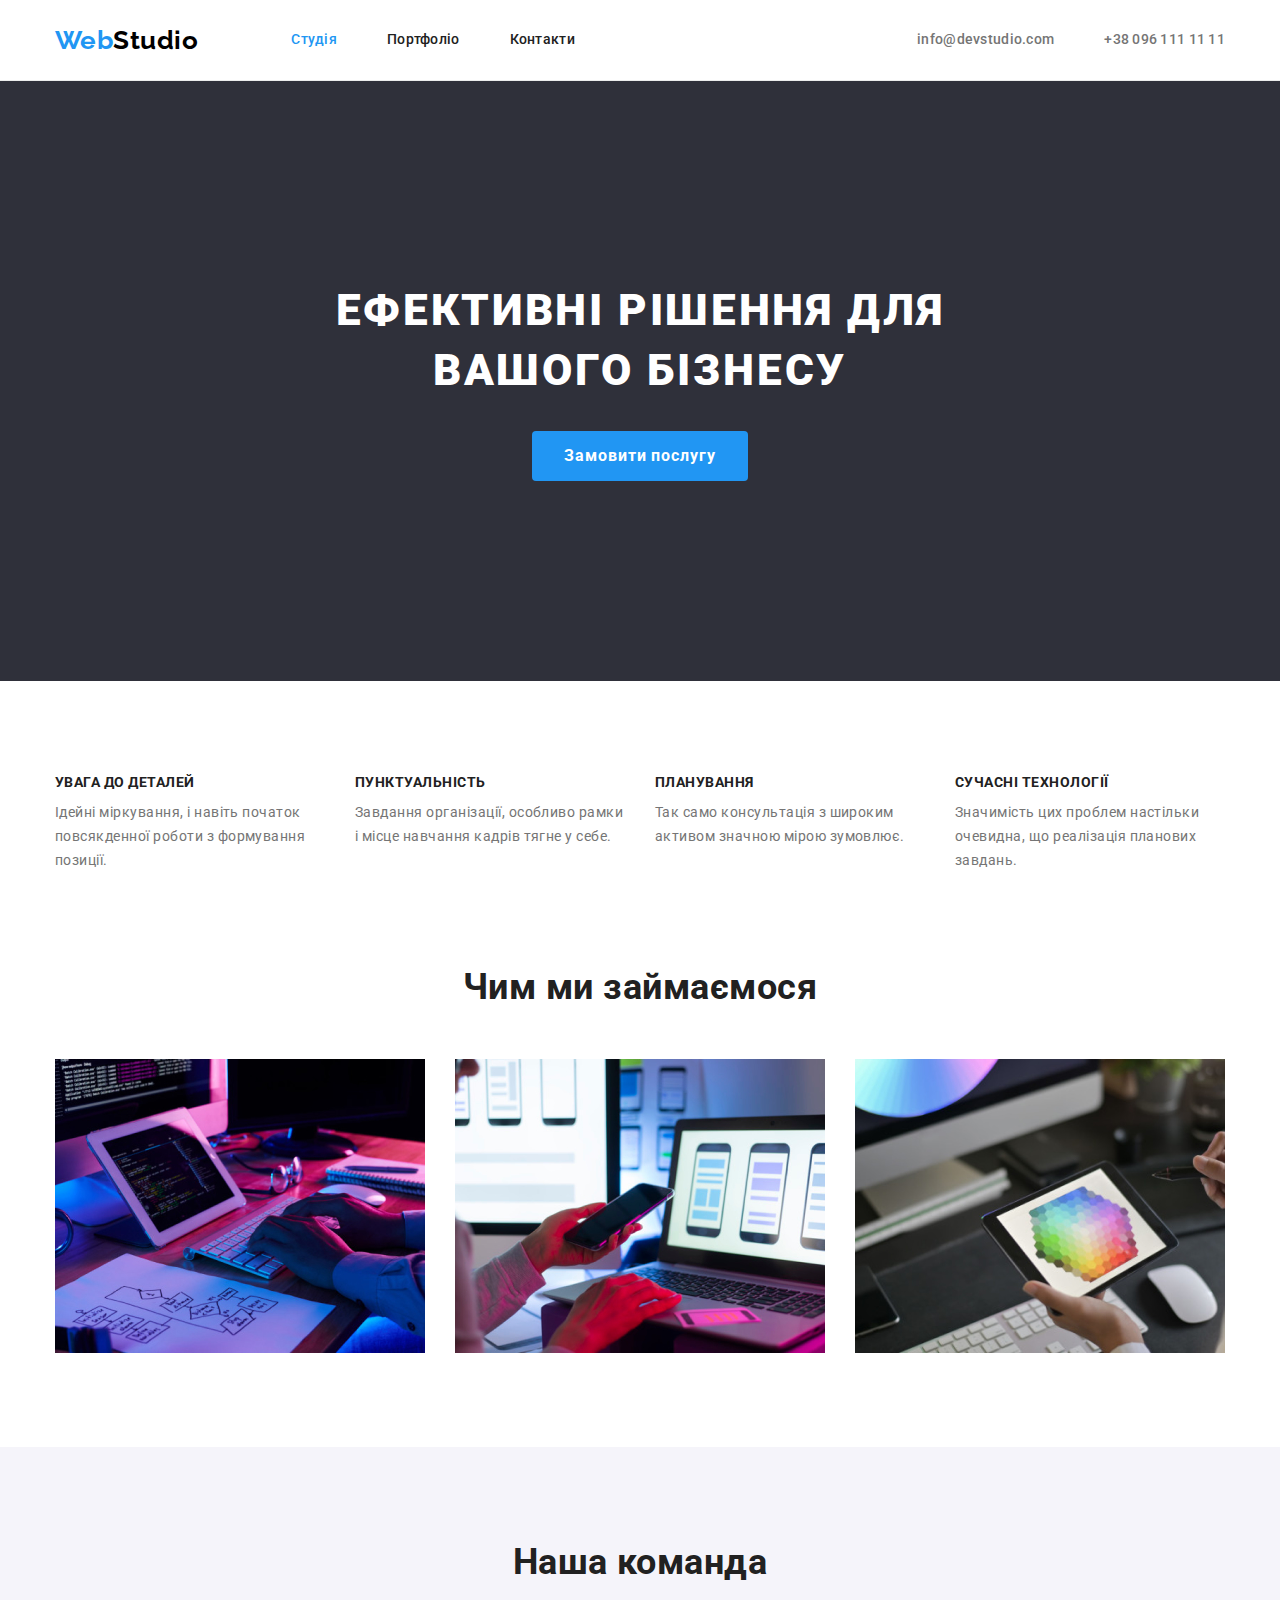
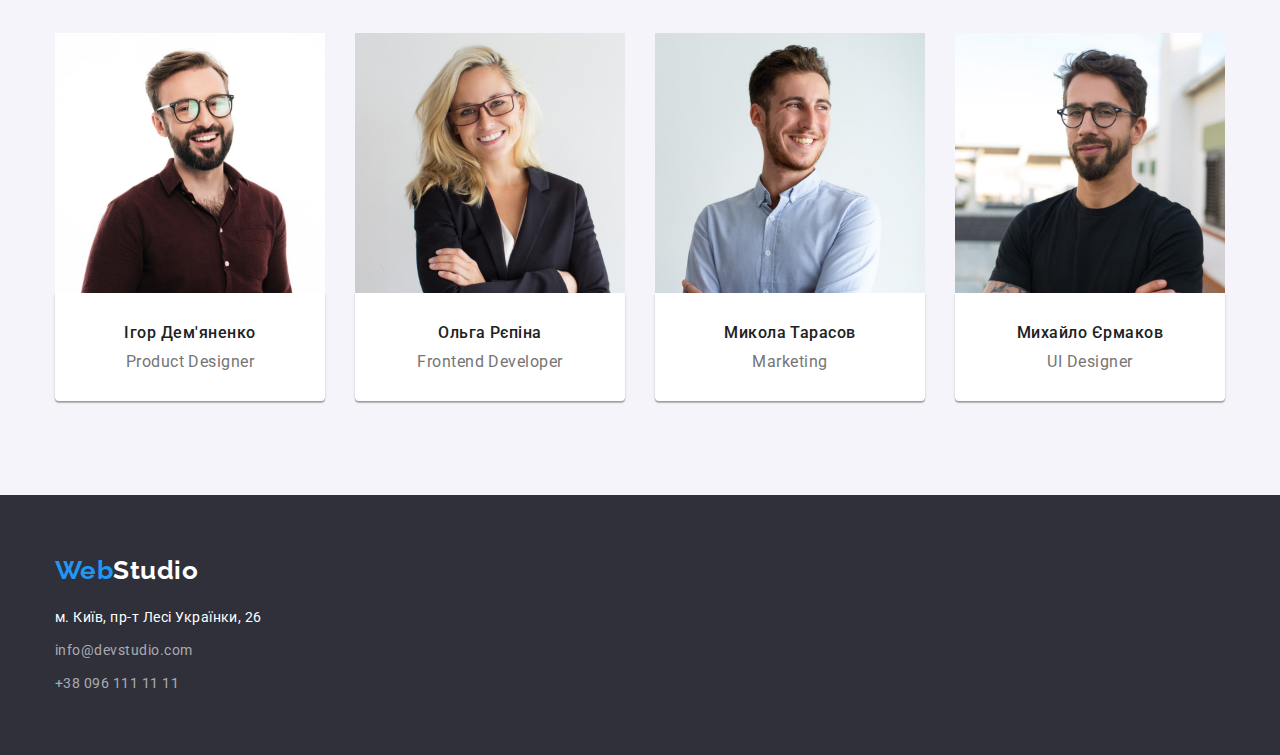
<file: index.html>
<!DOCTYPE html>
<html lang="uk">
  <head>
    <meta charset="utf-8" />
    <meta name="description" content="Студія" />
    <title>WebStudio</title>
    <link rel="preconnect" href="https://fonts.googleapis.com" />
    <link rel="preconnect" href="https://fonts.gstatic.com" crossorigin />
    <link
      href="https://fonts.googleapis.com/css2?family=Raleway:wght@700&family=Roboto:wght@400;500;700;900&display=swap"
      rel="stylesheet"
    />
    <link
      rel="stylesheet"
      href="https://cdnjs.cloudflare.com/ajax/libs/modern-normalize/1.1.0/modern-normalize.min.css"
    />
    <link rel="stylesheet" href="./css/styles.css" />
  </head>
  <body>
    <header class="page-header">
      <div class="container main-nav">
        <nav class="main-nav">
          <a href="./index.html" class="logo">Web<span class="logo-header">Studio</span></a>
          <ul class="site-nav list">
            <li class="item"><a href="./index.html" class="link current">Студія</a></li>
            <li class="item"><a href="./portfolio.html" class="link">Портфоліо</a></li>
            <li class="item"><a href="./contacts" class="link">Контакти</a></li>
          </ul>
        </nav>

        <ul class="contacts-nav list">
          <li class="item">
            <a href="mailto:info@devstudio.com" class="link">info@devstudio.com</a>
          </li>
          <li class="item"><a href="tel:+380961111111" class="link">+38 096 111 11 11</a></li>
        </ul>
      </div>
    </header>
    <main>
      <section class="hero">
        <div class="container">
          <h1 class="hero-title">Ефективні рішення для вашого бізнесу</h1>
          <button type="button" class="hero-button">Замовити послугу</button>
        </div>
      </section>

      <section class="section">
        <div class="container">
          <h2 class="section-title visually-hidden">Наші переваги</h2>
          <ul class="features list">
            <li class="item">
              <h3 class="features-title">УВАГА ДО ДЕТАЛЕЙ</h3>
              <p class="features-item">
                Ідейні міркування, і навіть початок повсякденної роботи з формування позиції.
              </p>
            </li>
            <li class="item">
              <h3 class="features-title">ПУНКТУАЛЬНІСТЬ</h3>
              <p class="features-item">
                Завдання організації, особливо рамки і місце навчання кадрів тягне у себе.
              </p>
            </li>
            <li class="item">
              <h3 class="features-title">ПЛАНУВАННЯ</h3>
              <p class="features-item">
                Так само консультація з широким активом значною мірою зумовлює.
              </p>
            </li>
            <li class="item">
              <h3 class="features-title">СУЧАСНІ ТЕХНОЛОГІЇ</h3>
              <p class="features-item">
                Значимість цих проблем настільки очевидна, що реалізація планових завдань.
              </p>
            </li>
          </ul>
        </div>
      </section>

      <section class="section no-toppadding">
        <div class="container">
          <h2 class="section-title">Чим ми займаємося</h2>
          <ul class="what-we-do list">
            <li class="item">
              <img src="images/programming.jpg" alt="Програмування" width="370" height="294" />
            </li>
            <li class="item">
              <img
                src="images/mobileapplications.jpg"
                alt="Розробка мобільних додатків"
                width="370"
                height="294"
              />
            </li>
            <li class="item">
              <img src="images/design.jpg" alt="Дизайн інтерфейсу" width="370" height="294" />
            </li>
          </ul>
        </div>
      </section>

      <section class="section team">
        <div class="container">
          <h2 class="section-title">Наша команда</h2>
          <ul class="team list">
            <li class="team-member">
              <img src="images/demyanenko.jpg" alt="Ігор Дем'яненко" width="270" height="260" />
              <div class="content">
                <h3 class="team-title">Ігор Дем'яненко</h3>
                <p lang="en" class="team-item">Product Designer</p>
              </div>
            </li>
            <li class="team-member">
              <img src="images/repina.jpg" alt="Ольга Рєпіна" width="270" height="260" />
              <div class="content">
                <h3 class="team-title">Ольга Рєпіна</h3>
                <p lang="en" class="team-item">Frontend Developer</p>
              </div>
            </li>
            <li class="team-member">
              <img src="images/tarasov.jpg" alt="Микола Тарасов" width="270" height="260" />
              <div class="content">
                <h3 class="team-title">Микола Тарасов</h3>
                <p lang="en" class="team-item">Marketing</p>
              </div>
            </li>
            <li class="team-member">
              <img src="images/ermakov.jpg" alt="Михайло Єрмаков" width="270" height="260" />
              <div class="content">
                <h3 class="team-title">Михайло Єрмаков</h3>
                <p lang="en" class="team-item">UI Designer</p>
              </div>
            </li>
          </ul>
        </div>
      </section>
    </main>
    <footer class="page-footer">
      <div class="container">
        <a href="./index.html" class="logo">Web<span class="logo-footer">Studio</span></a>
        <address>
          <ul class="address list">
            <li class="item">
              <a
                href="https://www.google.com/maps/place/%D0%B1%D1%83%D0%BB.+%D0%9B%D0%B5%D1%81%D0%B8+%D0%A3%D0%BA%D1%80%D0%B0%D0%B8%D0%BD%D0%BA%D0%B8,+26,+%D0%9A%D0%B8%D0%B5%D0%B2,+02000/@50.4265807,30.5383858,17z/data=!4m5!3m4!1s0x40d4cf0e033ecbe9:0x57a4dffefec77da0!8m2!3d50.4265807!4d30.5383858"
                target="_blank"
                rel="noopener noreferrer"
                class="address-map"
                >м. Київ, пр-т Лесі Українки, 26
              </a>
            </li>
            <li class="item">
              <a href="mailto:info@devstudio.com" class="link">info@devstudio.com</a>
            </li>
            <li class="item"><a href="tel:+380961111111" class="link">+38 096 111 11 11</a></li>
          </ul>
        </address>
      </div>
    </footer>
  </body>
</html>
</file>
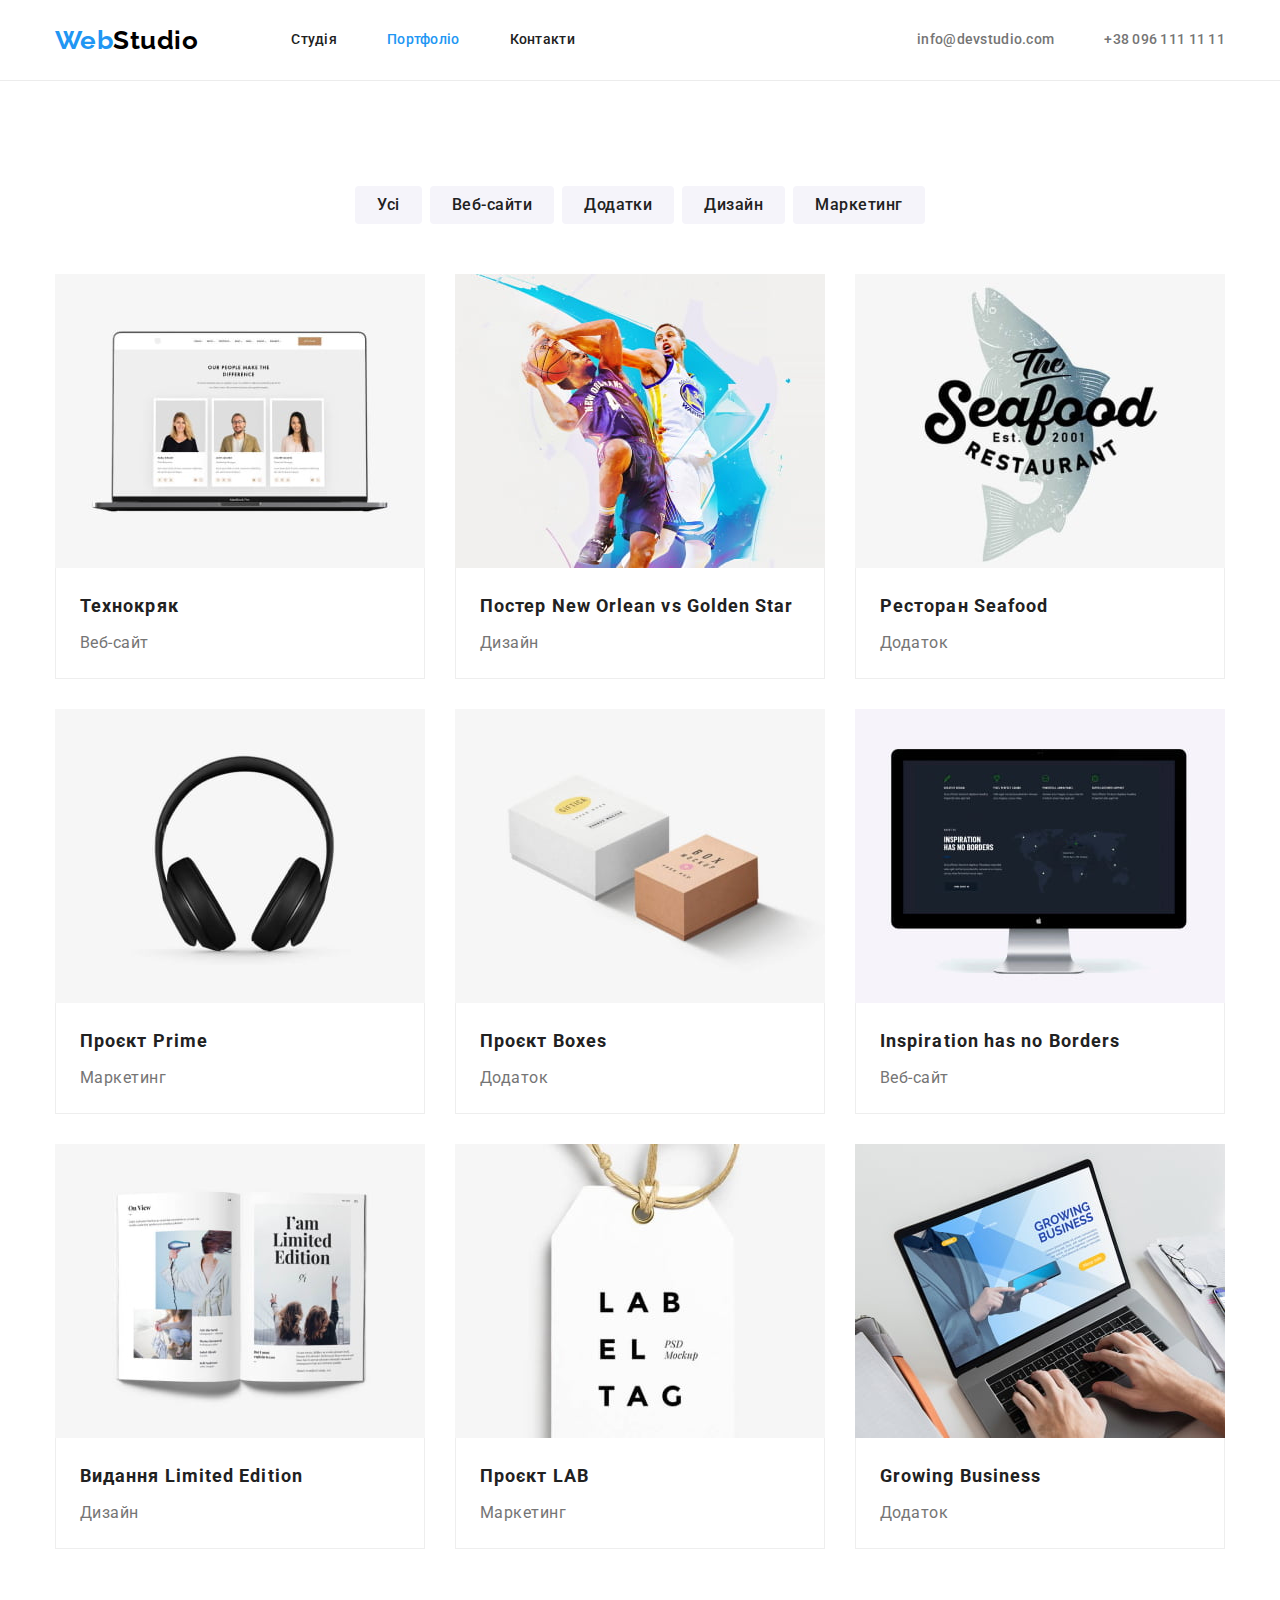
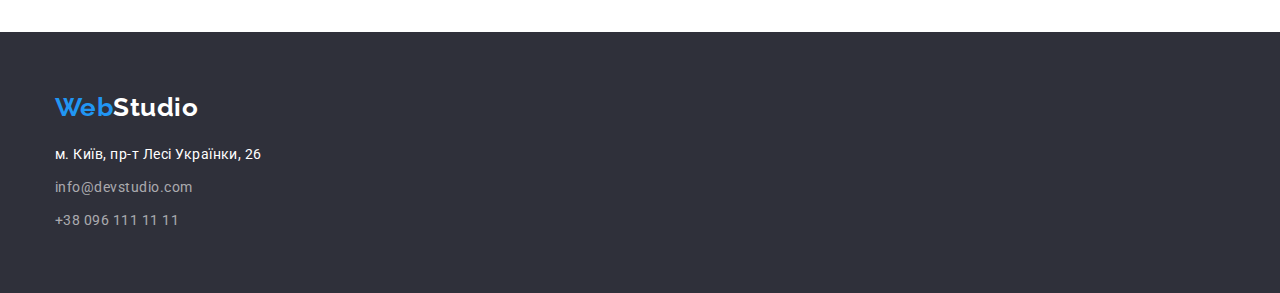
<file: portfolio.html>
<!DOCTYPE html>
<html lang="uk">
  <head>
    <meta charset="utf-8" />
    <meta name="description" content="Студія" />
    <title>WebStudio</title>
    <link rel="preconnect" href="https://fonts.googleapis.com" />
    <link rel="preconnect" href="https://fonts.gstatic.com" crossorigin />
    <link
      href="https://fonts.googleapis.com/css2?family=Raleway:wght@700&family=Roboto:wght@400;500;700;900&display=swap"
      rel="stylesheet"
    />
    <link
      rel="stylesheet"
      href="https://cdnjs.cloudflare.com/ajax/libs/modern-normalize/1.1.0/modern-normalize.min.css"
    />
    <link rel="stylesheet" href="./css/styles.css" />
  </head>
  <body>
    <header class="page-header">
      <div class="container main-nav">
        <nav class="main-nav">
          <a href="./index.html" class="logo">Web<span class="logo-header">Studio</span></a>
          <ul class="site-nav list">
            <li class="item"><a href="./index.html" class="link">Студія</a></li>
            <li class="item"><a href="./portfolio.html" class="link current">Портфоліо</a></li>
            <li class="item"><a href="./contacts" class="link">Контакти</a></li>
          </ul>
        </nav>

        <ul class="contacts-nav list">
          <li class="item">
            <a href="mailto:info@devstudio.com" class="link">info@devstudio.com</a>
          </li>
          <li class="item"><a href="tel:+380961111111" class="link">+38 096 111 11 11</a></li>
        </ul>
      </div>
    </header>
    <main>
      <section class="section projects">
        <div class="container">
          <h1 class="section-title visually-hidden">Наші роботи</h1>
          <ul class="filters list">
            <li class="filters-button">
              <button type="button" class="button">Усі</button>
            </li>
            <li class="filters-button">
              <button type="button" class="button">Веб-сайти</button>
            </li>
            <li class="filters-button">
              <button type="button" class="button">Додатки</button>
            </li>
            <li class="filters-button">
              <button type="button" class="button">Дизайн</button>
            </li>
            <li class="filters-button">
              <button type="button" class="button">Маркетинг</button>
            </li>
          </ul>
          <ul class="portfolio list">
            <li class="card">
              <img src="images/technocrack.jpg" alt="Технокряк" width="370" height="294" />
              <div class="content">
                <h2 class="portfolio-title">Технокряк</h2>
                <p class="portfolio-item">Веб-сайт</p>
              </div>
            </li>
            <li class="card">
              <img
                src="images/poster.jpg"
                alt="Постер New Orlean vs Golden Star"
                width="370"
                height="294"
              />
              <div class="content">
                <h2 class="portfolio-title">Постер New Orlean vs Golden Star</h2>
                <p class="portfolio-item">Дизайн</p>
              </div>
            </li>
            <li class="card">
              <img src="images/restaurant.jpg" alt="Ресторан Seafood" width="370" height="294" />
              <div class="content">
                <h2 class="portfolio-title">Ресторан Seafood</h2>
                <p class="portfolio-item">Додаток</p>
              </div>
            </li>
            <li class="card">
              <img src="images/prime.jpg" alt="Проєкт Prime" width="370" height="294" />
              <div class="content">
                <h2 class="portfolio-title">Проєкт Prime</h2>
                <p class="portfolio-item">Маркетинг</p>
              </div>
            </li>
            <li class="card">
              <img src="images/boxes.jpg" alt="Проєкт Boxes" width="370" height="294" />
              <div class="content">
                <h2 class="portfolio-title">Проєкт Boxes</h2>
                <p class="portfolio-item">Додаток</p>
              </div>
            </li>
            <li class="card">
              <img
                src="images/inspiration.jpg"
                alt="Inspiration has no Borders"
                width="370"
                height="294"
              />
              <div class="content">
                <h2 class="portfolio-title">Inspiration has no Borders</h2>
                <p class="portfolio-item">Веб-сайт</p>
              </div>
            </li>
            <li class="card">
              <img
                src="images/edition.jpg"
                alt="Видання Limited Edition"
                width="370"
                height="294"
              />
              <div class="content">
                <h2 class="portfolio-title">Видання Limited Edition</h2>
                <p class="portfolio-item">Дизайн</p>
              </div>
            </li>
            <li class="card">
              <img src="images/lab.jpg" alt="Проєкт LAB" width="370" height="294" />
              <div class="content">
                <h2 class="portfolio-title">Проєкт LAB</h2>
                <p class="portfolio-item">Маркетинг</p>
              </div>
            </li>
            <li class="card">
              <img
                src="images/growingbusiness.jpg"
                alt="Growing Business"
                width="370"
                height="294"
              />
              <div class="content">
                <h2 class="portfolio-title">Growing Business</h2>
                <p class="portfolio-item">Додаток</p>
              </div>
            </li>
          </ul>
        </div>
      </section>
    </main>
    <footer class="page-footer">
      <div class="container">
        <a href="./index.html" class="logo">Web<span class="logo-footer">Studio</span></a>
        <address>
          <ul class="address list">
            <li class="item">
              <a
                href="https://www.google.com/maps/place/%D0%B1%D1%83%D0%BB.+%D0%9B%D0%B5%D1%81%D0%B8+%D0%A3%D0%BA%D1%80%D0%B0%D0%B8%D0%BD%D0%BA%D0%B8,+26,+%D0%9A%D0%B8%D0%B5%D0%B2,+02000/@50.4265807,30.5383858,17z/data=!4m5!3m4!1s0x40d4cf0e033ecbe9:0x57a4dffefec77da0!8m2!3d50.4265807!4d30.5383858"
                target="_blank"
                rel="noopener noreferrer"
                class="address-map"
                >м. Київ, пр-т Лесі Українки, 26
              </a>
            </li>
            <li class="item">
              <a href="mailto:info@devstudio.com" class="link">info@devstudio.com</a>
            </li>
            <li class="item"><a href="tel:+380961111111" class="link">+38 096 111 11 11</a></li>
          </ul>
        </address>
      </div>
    </footer>
  </body>
</html>
</file>
<file: css/styles.css>
:root {
  --primary-text-color: #212121;
  --secondary-text-color: #757575;
  --accent-color: #2196f3;
  --primary-white-color: #ffffff;
  --primary-black-color: #000000;
  --primary-bg-color: #f5f4fa;
  --secondary-bg-color: #2f303a;
  --hero-button-bg-activ: #188ce8;
  --header-border-bottom-color: #ececec;
  --portfolio-border-color: #eeeeee;
}

body {
  background-color: var(--primary-white-color);
  color: var(--primary-text-color);
  font-family: 'Roboto', sans-serif;
  letter-spacing: 0.03em;
}

img {
  display: block;
  max-width: 100%;
  height: auto;
}

.list {
  padding: 0;
  margin: 0;

  list-style: none;
}

.container {
  width: 1200px;
  padding-left: 15px;
  padding-right: 15px;
  margin-left: auto;
  margin-right: auto;
}

/* Page header */

.logo {
  color: var(--accent-color);
  font-family: 'Raleway', sans-serif;
  font-weight: 700;
  font-size: 26px;
  line-height: 1.19;
  text-decoration: none;
}

.logo-header {
  color: var(--primary-black-color);
}

.page-header {
  border-bottom: 1px solid var(--header-border-bottom-color);
}

/* Main nav */

.main-nav {
  display: flex;
  align-items: center;
}

/* Site nav */

.site-nav {
  display: flex;
  margin-left: 93px;
}

.site-nav .item:not(:last-child) {
  margin-right: 50px;
}

.site-nav .link {
  display: block;
  padding-top: 32px;
  padding-bottom: 32px;

  color: var(--primary-text-color);
  font-weight: 500;
  font-size: 14px;
  line-height: 1.14;
  letter-spacing: 0.02em;
  text-decoration: none;
}

.site-nav .link:hover,
.site-nav .link:focus {
  color: var(--accent-color);
}

.site-nav .link.current {
  color: var(--accent-color);
}

/* Contacts nav */

.contacts-nav {
  display: flex;
  margin-left: auto;
}

.contacts-nav .item:not(:last-child) {
  margin-right: 50px;
}

.contacts-nav .link {
  display: block;
  padding-top: 32px;
  padding-bottom: 32px;

  color: var(--secondary-text-color);
  font-weight: 500;
  font-size: 14px;
  line-height: 1.14;
  letter-spacing: 0.02em;

  text-decoration: none;
}

.contacts-nav .link:hover,
.contacts-nav .link:focus {
  color: var(--accent-color);
}

/* Стилі для index.html */

/* Hero */

.hero {
  padding: 200px 0;
  background-color: var(--secondary-bg-color);
}

.hero .container {
  text-align: center;
}

.hero-title {
  margin: 0 auto 30px;
  width: 696px;

  color: var(--primary-white-color);
  font-weight: 900;
  font-size: 44px;
  line-height: 1.36;
  letter-spacing: 0.06em;
  text-transform: uppercase;
}

.hero-button {
  border-radius: 4px;
  padding: 10px 32px;
  min-width: 216px;
  border-style: none;

  color: var(--primary-white-color);
  background-color: var(--accent-color);
  font-family: inherit;
  font-weight: 700;
  font-size: 16px;
  line-height: 1.88;
  letter-spacing: 0.06em;

  cursor: pointer;
}

.hero-button:hover,
.hero-button:focus {
  background-color: var(--hero-button-bg-activ);
}

/* Section */

.section {
  padding-top: 94px;
  padding-bottom: 94px;
}

.section.no-toppadding {
  padding-top: 0;
  padding-bottom: 94px;
}

.section-title {
  margin-top: 0;
  margin-bottom: 50px;

  font-size: 36px;
  line-height: 1.17;
  text-align: center;
}

.visually-hidden {
  position: absolute;
  white-space: nowrap;
  width: 1px;
  height: 1px;
  overflow: hidden;
  border: 0;
  padding: 0;
  clip: rect(0 0 0 0);
  clip-path: inset(50%);
  margin: -1px;
}
/* Features */

.features.list {
  display: flex;
}

.features.list .item {
  width: 270px;
}

.features.list .item:not(:last-child) {
  margin-right: 30px;
}

.features-title {
  margin-top: 0;
  margin-bottom: 10px;

  font-size: 14px;
  line-height: 1.14;
  text-transform: uppercase;
}
.features-item {
  margin-top: 0;
  margin-bottom: 0;

  color: var(--secondary-text-color);
  font-size: 14px;
  line-height: 1.71;
}

/* What we do */

.what-we-do.list {
  display: flex;
}

.what-we-do .item:not(:last-child) {
  margin-right: 30px;
}

/* Team */

.section.team {
  background-color: var(--primary-bg-color);
}

.team.list {
  display: flex;
}

.team-member:not(:last-child) {
  margin-right: 30px;
}

.team-member .content {
  padding: 30px;
  border-radius: 0px 0px 4px 4px;
  box-shadow: 0px 1px 3px rgba(0, 0, 0, 0.12), 0px 1px 1px rgba(0, 0, 0, 0.14),
    0px 2px 1px rgba(0, 0, 0, 0.2);

  background-color: var(--primary-white-color);
  text-align: center;
}

.team-title {
  margin-top: 0;
  margin-bottom: 10px;

  font-weight: 500;
  font-size: 16px;
  line-height: 1.19;
}

.team-item {
  margin-top: 0;
  margin-bottom: 0;

  color: var(--secondary-text-color);
  font-size: 16px;
  line-height: 1.19;
}

/* Footer */

.page-footer {
  padding-top: 60px;
  padding-bottom: 60px;

  background-color: var(--secondary-bg-color);
}

.page-footer .logo {
  display: block;
  margin-bottom: 20px;
}

.logo-footer {
  color: var(--primary-white-color);
}

.address .item:not(:last-child) {
  margin-bottom: 9px;
}

.address-map {
  color: var(--primary-white-color);
  font-style: normal;
  font-size: 14px;
  line-height: 1.71;
  text-decoration: none;
}

.address .link {
  color: rgb(255, 255, 255, 0.6);
  font-style: normal;
  font-size: 14px;
  line-height: 1.71;
  text-decoration: none;
}

/* Стилі для portfolio.html */

.section.projects {
  padding-top: 105px;
  padding-bottom: 83px;
}

.filters.list {
  display: flex;
  justify-content: center;
  margin-bottom: 50px;
}

.filters-button:not(:last-child) {
  margin-right: 8px;
}

.filters .button {
  padding: 6px 22px;
  border-style: none;
  border-radius: 4px;

  color: var(--primary-text-color);
  background-color: var(--primary-bg-color);
  font-family: inherit;
  font-weight: 500;
  font-size: 16px;
  line-height: 1.63;
  letter-spacing: 0.03em;

  cursor: pointer;
}

.filters .button:hover,
.filters .button:focus {
  color: var(--primary-white-color);
  background-color: var(--accent-color);
}

/* Portfolio */

.portfolio.list {
  display: flex;
  flex-wrap: wrap;
}

.portfolio .card:nth-child(3n) {
  margin-right: 0;
}

.portfolio .card:nth-last-child(-n + 3) {
  margin-bottom: 0;
}

.portfolio .card {
  width: 370px;
  margin-right: 30px;
  margin-bottom: 30px;
}

.portfolio .content {
  padding: 20px 24px;

  border: 1px solid var(--portfolio-border-color);
  border-top: none;
  background-color: var(--primary-white-color);
}

.portfolio-title {
  margin-top: 0;
  margin-bottom: 4px;

  font-size: 18px;
  line-height: 2;
  letter-spacing: 0.06em;
}

.portfolio-item {
  margin-top: 0;
  margin-bottom: 0;

  color: var(--secondary-text-color);
  font-size: 16px;
  line-height: 1.88;
}
</file>
